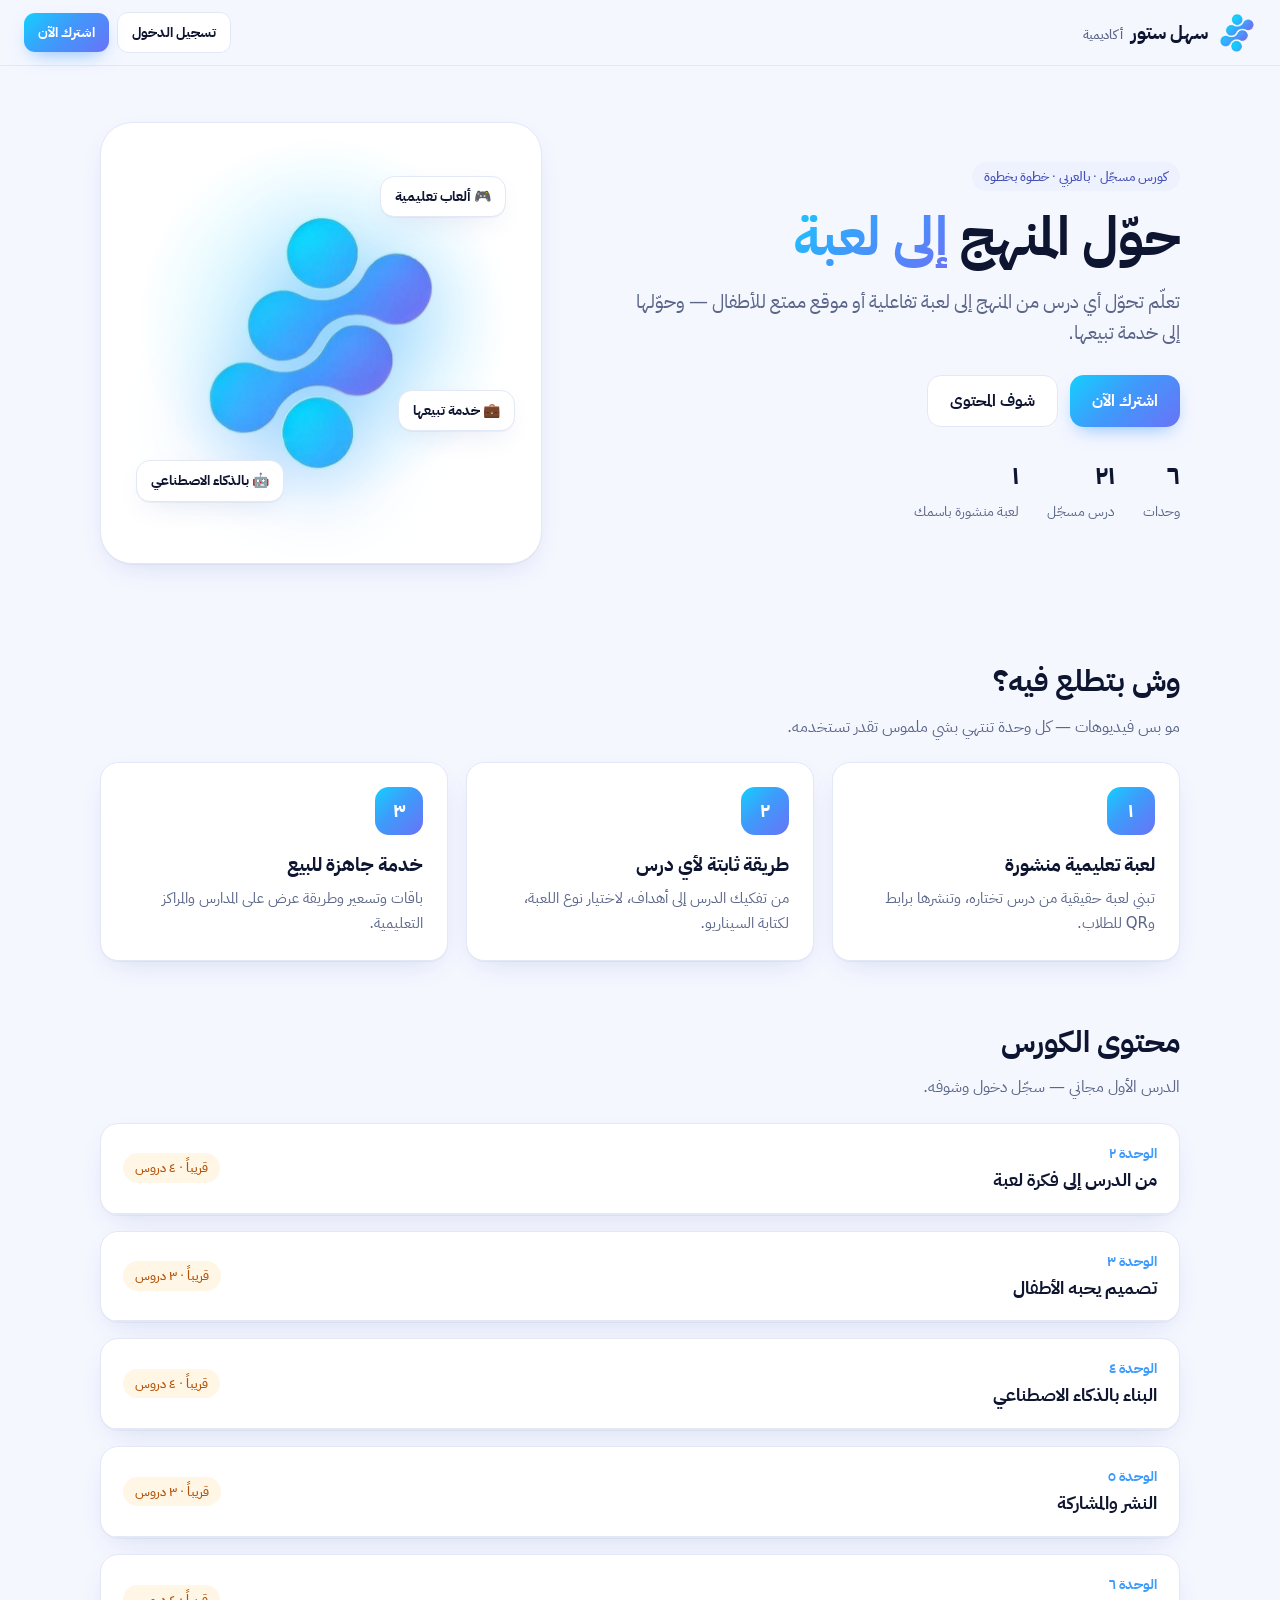
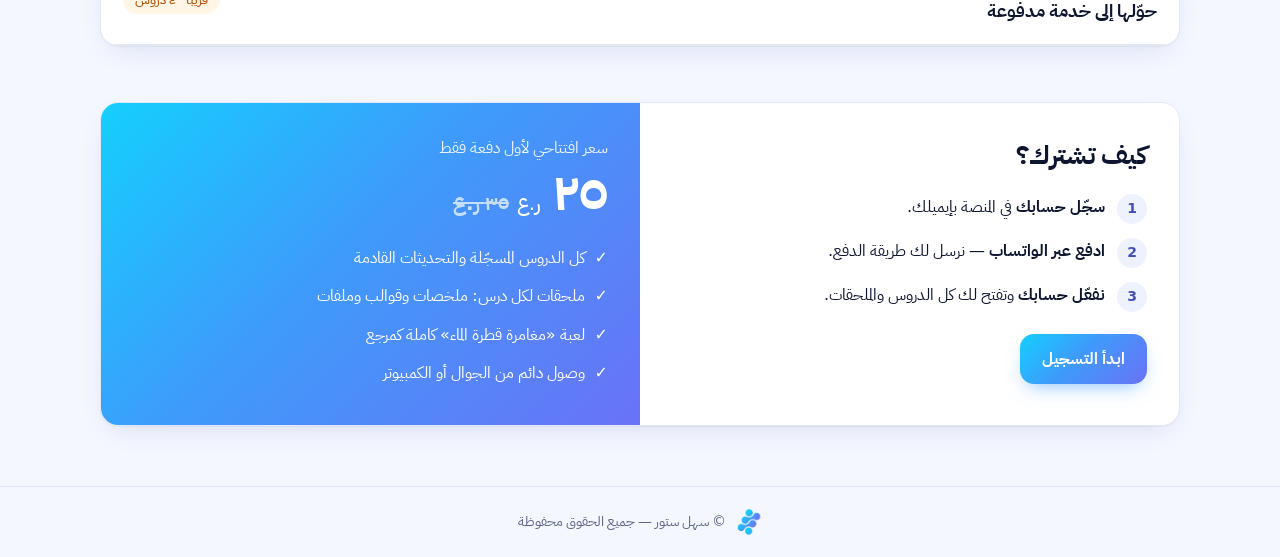
<file: index.html>
<!doctype html>
<html lang="ar" dir="rtl">
<head>
<meta charset="utf-8">
<meta name="viewport" content="width=device-width,initial-scale=1">
<title>أكاديمية سهل ستور</title>
<meta name="description" content="كورس «حوّل المنهج إلى لعبة» من سهل ستور: حوّل دروس المنهج إلى ألعاب تفاعلية ومواقع ممتعة للأطفال.">
<link rel="icon" href="assets/favicon.png">
<link rel="stylesheet" href="assets/style.css">
<script src="config.js?v=3"></script>
<script src="assets/vendor/supabase.js"></script>
</head>
<body>
<header class="top">
  <a class="brand" href="#/"><img src="assets/logo.png" alt=""><span>سهل ستور <small>أكاديمية</small></span></a>
  <nav id="nav"></nav>
</header>
<main id="view"><div class="loading"><span></span></div></main>
<footer class="foot">
  <img src="assets/logo.png" alt="" width="26" height="26">
  <span>© سهل ستور — جميع الحقوق محفوظة</span>
</footer>
<div id="toast" class="toast" role="status"></div>
<script src="assets/app.js?v=3"></script>
</body>
</html>
</file>
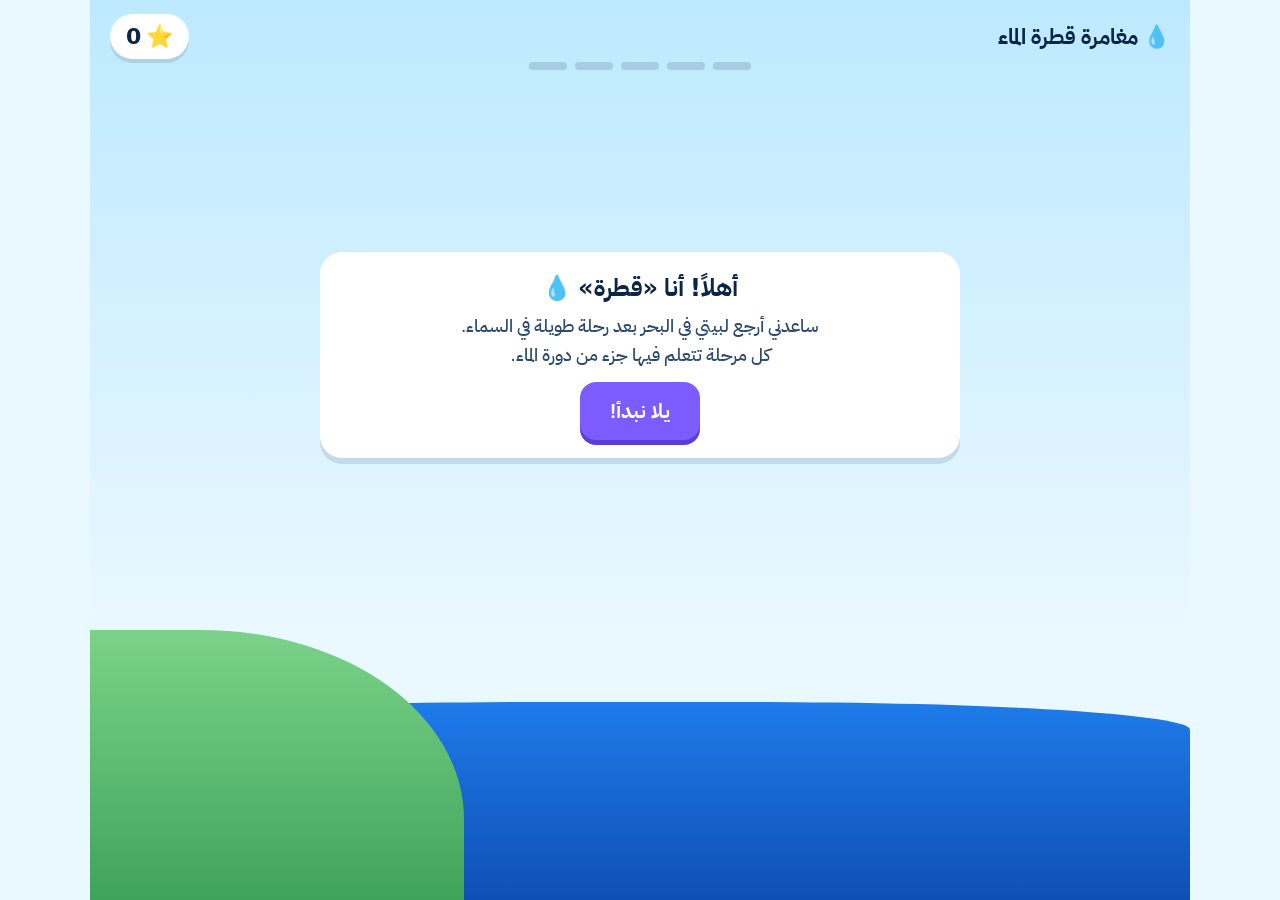
<file: games/water-drop/index.html>
<!doctype html>
<html lang="ar" dir="rtl">
<head>
<meta charset="utf-8">
<meta name="viewport" content="width=device-width,initial-scale=1,maximum-scale=1">
<title>مغامرة قطرة الماء</title>
<style>
@font-face{font-family:Plex;font-weight:500;src:url(../../assets/fonts/f500.woff2)}
@font-face{font-family:Plex;font-weight:700;src:url(../../assets/fonts/f700.woff2)}
:root{--sky1:#BDE9FF;--sky2:#EAF8FF;--sea:#1E7BEA;--sea2:#0F4FB5;--ink:#0B2545;--sun:#FFB627;--good:#22C55E;--bad:#EF4444;--card:#ffffff;--accent:#7C5CFF}
*{box-sizing:border-box;margin:0;padding:0;-webkit-tap-highlight-color:transparent}
html,body{height:100%;font-family:Plex,system-ui,sans-serif;color:var(--ink);background:var(--sky2);overflow:hidden;user-select:none}
#app{position:relative;width:100%;height:100%;max-width:1100px;margin:0 auto;background:linear-gradient(180deg,var(--sky1),var(--sky2) 70%);overflow:hidden}
header{position:absolute;top:0;left:0;right:0;display:flex;align-items:center;justify-content:space-between;padding:14px 20px;z-index:20}
.title{font-weight:700;font-size:22px}
.stars{font-size:22px;font-weight:700;background:#fff;border-radius:999px;padding:6px 16px;box-shadow:0 4px 0 rgba(11,37,69,.12)}
.steps{position:absolute;top:62px;left:50%;transform:translateX(-50%);display:flex;gap:8px;z-index:20}
.steps i{width:38px;height:8px;border-radius:4px;background:rgba(11,37,69,.15)}
.steps i.on{background:var(--accent)}
.scene{position:absolute;inset:0;display:none}
.scene.on{display:block}
.panel{position:absolute;top:96px;left:50%;transform:translateX(-50%);width:min(92%,640px);background:var(--card);border-radius:22px;padding:18px 22px;text-align:center;box-shadow:0 6px 0 rgba(11,37,69,.12);z-index:15}
.panel h2{font-size:24px;margin-bottom:6px}
.panel p{font-size:18px;line-height:1.6;font-weight:500;color:#2c4a6e}
.btn{display:inline-block;border:0;font:700 20px Plex,sans-serif;color:#fff;background:var(--accent);padding:14px 30px;border-radius:16px;box-shadow:0 5px 0 #5a3fd6;cursor:pointer;margin-top:12px}
.btn:active{transform:translateY(3px);box-shadow:0 2px 0 #5a3fd6}
.sea{position:absolute;bottom:0;left:0;right:0;height:22%;background:linear-gradient(180deg,var(--sea),var(--sea2));border-radius:40% 40% 0 0/14% 14% 0 0}
.land{position:absolute;bottom:0;left:0;width:34%;height:30%;background:linear-gradient(180deg,#7BD389,#3FA35A);border-radius:0 70% 0 0}
.drop{position:absolute;width:64px;height:84px;transition:none;z-index:10}
.sun{position:absolute;width:110px;height:110px;border-radius:50%;background:radial-gradient(circle,#FFE38A,var(--sun));box-shadow:0 0 60px rgba(255,182,39,.8);cursor:grab;touch-action:none;z-index:12}
.hint{position:absolute;font-size:16px;font-weight:700;background:#fff;padding:6px 12px;border-radius:12px;box-shadow:0 3px 0 rgba(0,0,0,.1);white-space:nowrap}
.bar{position:absolute;bottom:26%;right:6%;width:28%;height:16px;background:#fff;border-radius:8px;overflow:hidden;box-shadow:0 3px 0 rgba(0,0,0,.08)}
.bar b{display:block;height:100%;width:0;background:linear-gradient(90deg,var(--sun),#FF7A00)}
.mini{position:absolute;width:40px;height:52px;cursor:pointer;touch-action:none;z-index:11;animation:bob 2.4s ease-in-out infinite}
@keyframes bob{50%{transform:translateY(-12px)}}
.cloud{position:absolute;left:50%;top:38%;transform:translate(-50%,-50%) scale(.4);transition:transform .5s,filter .5s;z-index:9}
.cloud span{position:absolute;background:#fff;border-radius:50%;box-shadow:inset 0 -8px 0 rgba(11,37,69,.06)}
.choices{display:flex;gap:12px;justify-content:center;flex-wrap:wrap;margin-top:14px}
.choice{border:3px solid #dbe7f5;background:#fff;border-radius:16px;padding:12px 18px;font:700 18px Plex,sans-serif;color:var(--ink);cursor:pointer;min-width:120px}
.choice.ok{border-color:var(--good);background:#eafbf0}
.choice.no{border-color:var(--bad);background:#fdeeee;animation:shake .4s}
@keyframes shake{25%{transform:translateX(6px)}75%{transform:translateX(-6px)}}
.rain i{position:absolute;width:6px;height:26px;border-radius:3px;background:var(--sea);opacity:.8}
.order{display:flex;gap:10px;justify-content:center;flex-wrap:wrap;margin-top:12px}
.slot{width:120px;height:58px;border:3px dashed #b9cbe3;border-radius:14px;display:grid;place-items:center;font-weight:700;font-size:17px;color:#8aa2c2}
.slot.fill{border-style:solid;border-color:var(--good);color:var(--ink);background:#eafbf0}
.cards{display:flex;gap:10px;justify-content:center;flex-wrap:wrap;margin-top:14px}
.card{background:var(--accent);color:#fff;font-weight:700;font-size:18px;padding:12px 18px;border-radius:14px;cursor:pointer;box-shadow:0 4px 0 #5a3fd6}
.card.used{visibility:hidden}
.toast{position:absolute;left:50%;top:50%;transform:translate(-50%,-50%) scale(.6);opacity:0;background:#fff;border-radius:22px;padding:18px 30px;font-size:28px;font-weight:700;box-shadow:0 8px 0 rgba(0,0,0,.12);transition:.25s;z-index:40;pointer-events:none}
.toast.show{opacity:1;transform:translate(-50%,-50%) scale(1)}
.cert{position:absolute;inset:0;display:grid;place-items:center;z-index:30}
.cert .box{background:#fff;border-radius:28px;padding:34px 40px;text-align:center;width:min(92%,560px);border:6px solid var(--sun);box-shadow:0 10px 0 rgba(0,0,0,.1)}
.cert h2{font-size:32px;margin:8px 0}
.cert .big{font-size:56px}
.qn{font-size:15px;color:#6b84a6;font-weight:700}
</style>
</head>
<body>
<div id="app">
  <header><div class="title">💧 مغامرة قطرة الماء</div><div class="stars">⭐ <span id="score">0</span></div></header>
  <div class="steps" id="steps"><i></i><i></i><i></i><i></i><i></i></div>

  <!-- start -->
  <section class="scene on" id="s0">
    <div class="sea"></div><div class="land"></div>
    <div class="panel" style="top:28%">
      <h2>أهلاً! أنا «قطرة» 💧</h2>
      <p>ساعدني أرجع لبيتي في البحر بعد رحلة طويلة في السماء.<br>كل مرحلة تتعلم فيها جزء من دورة الماء.</p>
      <button class="btn" id="startBtn">يلا نبدأ!</button>
    </div>
  </section>

  <!-- 1 evaporation -->
  <section class="scene" id="s1">
    <div class="sea"></div><div class="land"></div>
    <div class="panel"><h2>١. التبخّر</h2><p>اسحب الشمس فوق البحر عشان تسخّن الماء وتطلع «قطرة» للسماء.</p></div>
    <div class="sun" id="sun" style="left:8%;top:30%"></div>
    <div class="hint" id="sunHint" style="left:6%;top:calc(30% + 120px)">اسحبني ☝️</div>
    <div class="bar"><b id="heat"></b></div>
  </section>

  <!-- 2 condensation -->
  <section class="scene" id="s2">
    <div class="sea"></div><div class="land"></div>
    <div class="panel"><h2>٢. التكاثف</h2><p>في السماء الجو بارد. اضغط على القطرات الصغيرة عشان تتجمع وتصير غيمة.</p></div>
    <div class="cloud" id="cloud"></div>
    <div id="minis"></div>
  </section>

  <!-- 3 precipitation -->
  <section class="scene" id="s3">
    <div class="sea"></div><div class="land"></div>
    <div class="cloud" id="cloud3" style="transform:translate(-50%,-50%) scale(1)"></div>
    <div class="rain" id="rain"></div>
    <div class="panel"><h2>٣. الهطول</h2><p>الغيمة ثقلت وصارت رمادية… وش بيصير الحين؟</p>
      <div class="choices" id="c3">
        <button class="choice" data-ok="0">الغيمة تطير بعيد</button>
        <button class="choice" data-ok="1">تنزل القطرات مطراً</button>
        <button class="choice" data-ok="0">الغيمة تختفي</button>
      </div>
    </div>
  </section>

  <!-- 4 collection / ordering -->
  <section class="scene" id="s4">
    <div class="sea"></div><div class="land"></div>
    <div class="panel"><h2>٤. التجمّع ورجعة الرحلة</h2><p>«قطرة» رجعت للبحر! رتّب مراحل رحلتها بالترتيب الصحيح.</p>
      <div class="order" id="slots"><div class="slot">١</div><div class="slot">٢</div><div class="slot">٣</div><div class="slot">٤</div></div>
      <div class="cards" id="cards"></div>
    </div>
  </section>

  <!-- 5 quiz -->
  <section class="scene" id="s5">
    <div class="sea"></div><div class="land"></div>
    <div class="panel" style="top:110px"><div class="qn" id="qn"></div><h2 id="qt" style="font-size:22px;margin-top:6px"></h2><div class="choices" id="qc"></div></div>
  </section>

  <!-- end -->
  <section class="scene" id="s6">
    <div class="sea"></div><div class="land"></div>
    <div class="cert"><div class="box">
      <div class="big">🏆</div><h2>أحسنت يا بطل!</h2>
      <p style="font-size:19px;font-weight:500;line-height:1.7">أكملت رحلة دورة الماء:<br>تبخّر ← تكاثف ← هطول ← تجمّع</p>
      <p style="font-size:26px;font-weight:700;margin-top:10px">⭐ <span id="final">0</span> نجمة</p>
      <button class="btn" id="again">العب مرة ثانية</button>
    </div></div>
  </section>

  <svg class="drop" id="drop" viewBox="0 0 70 92" style="display:none"><path d="M35 2C35 2 4 44 4 60a31 31 0 0 0 62 0C66 44 35 2 35 2Z" fill="#4FC3FF" stroke="#fff" stroke-width="3"/><circle cx="25" cy="58" r="4.5" fill="#0B2545"/><circle cx="45" cy="58" r="4.5" fill="#0B2545"/><path d="M25 70q10 8 20 0" stroke="#0B2545" stroke-width="3.5" fill="none" stroke-linecap="round"/></svg>
  <div class="toast" id="toast"></div>
</div>
<script>
const $=s=>document.querySelector(s), app=$('#app');
let score=0, stage=0;
const AC=window.AudioContext?new AudioContext():null;
function beep(f,d=.15,t='sine'){if(!AC)return;try{AC.resume();const o=AC.createOscillator(),g=AC.createGain();o.type=t;o.frequency.value=f;g.gain.value=.08;o.connect(g);g.connect(AC.destination);o.start();g.gain.exponentialRampToValueAtTime(.0001,AC.currentTime+d);o.stop(AC.currentTime+d)}catch(e){}}
const good=()=>{beep(660);setTimeout(()=>beep(880),120)}, bad=()=>beep(200,.25,'square');
function addScore(n){score+=n;$('#score').textContent=score}
function toast(t,ms=1100){const e=$('#toast');e.textContent=t;e.classList.add('show');setTimeout(()=>e.classList.remove('show'),ms)}
function go(n){document.querySelectorAll('.scene').forEach(s=>s.classList.remove('on'));$('#s'+n).classList.add('on');stage=n;
  document.querySelectorAll('#steps i').forEach((e,i)=>e.classList.toggle('on',i<n));
  const d=$('#drop'); d.style.display=(n>=1&&n<=4)?'block':'none'; init[n]&&init[n]();}
const drop=$('#drop'); app.appendChild(drop);
function placeDrop(x,y){drop.style.left=x+'px';drop.style.top=y+'px'}
function animDrop(x1,y1,x2,y2,ms,cb){const t0=performance.now();(function f(t){const k=Math.min(1,(t-t0)/ms),e=1-Math.pow(1-k,3);placeDrop(x1+(x2-x1)*e,y1+(y2-y1)*e);k<1?requestAnimationFrame(f):cb&&cb()})(t0)}
function cloudHTML(el){el.innerHTML='';[[0,50,160,100],[90,0,190,160],[220,40,150,110],[60,70,280,90]].forEach(([l,t,w,h])=>{const s=document.createElement('span');s.style.cssText=`left:${l-185}px;top:${t-80}px;width:${w}px;height:${h}px`;el.appendChild(s)})}
const W=()=>app.clientWidth, H=()=>app.clientHeight;
const init={};

init[1]=()=>{const sun=$('#sun');let heat=0,drag=false,ox=0,oy=0;$('#heat').style.width='0%';
  sun.style.left='8%';sun.style.top='30%';
  placeDrop(W()*.72,H()*.80);
  sun.onpointerdown=e=>{drag=true;sun.setPointerCapture(e.pointerId);const r=sun.getBoundingClientRect();ox=e.clientX-r.left;oy=e.clientY-r.top;$('#sunHint').style.display='none'};
  sun.onpointermove=e=>{if(!drag)return;const a=app.getBoundingClientRect();const x=e.clientX-a.left-ox,y=e.clientY-a.top-oy;sun.style.left=x+'px';sun.style.top=Math.max(110,Math.min(y,H()*.55))+'px';
    const cx=x+55; if(cx>W()*.45 && heat<100){heat=Math.min(100,heat+1.6);$('#heat').style.width=heat+'%';placeDrop(W()*.72,H()*.80-heat*H()*.0045);if(heat>=100){drag=false;done1()}}};
  sun.onpointerup=()=>drag=false;
  function done1(){good();addScore(1);toast('🔥 الماء تبخّر!');animDrop(W()*.72,H()*.35,W()*.5-32,H()*.30,900,()=>setTimeout(()=>go(2),500))}
};

init[2]=()=>{const c=$('#cloud');cloudHTML(c);c.style.transform='translate(-50%,-50%) scale(.35)';placeDrop(W()*.5-32,H()*.30);
  const box=$('#minis');box.innerHTML='';let got=0;const N=5;
  const pos=[[.18,.42],[.80,.40],[.26,.62],[.70,.62],[.48,.68]];
  pos.forEach(([x,y],i)=>{const m=drop.cloneNode(true);m.removeAttribute('id');m.setAttribute('class','mini');m.style.display='block';m.style.left=(W()*x)+'px';m.style.top=(H()*y)+'px';m.style.animationDelay=(i*.3)+'s';
    m.onpointerdown=()=>{if(m.dataset.done)return;m.dataset.done=1;beep(520+got*80);got++;m.style.transition='all .6s';m.style.left=(W()*.5-20)+'px';m.style.top=(H()*.36)+'px';m.style.opacity=0;
      c.style.transform=`translate(-50%,-50%) scale(${.35+got*.13})`;
      if(got===N){addScore(1);setTimeout(()=>{good();toast('☁️ صارت غيمة!');setTimeout(()=>go(3),1000)},500)}};
    box.appendChild(m)});
};

init[3]=()=>{const c=$('#cloud3');cloudHTML(c);c.style.top='50%';c.style.filter='brightness(.75)';placeDrop(W()*.5-32,H()*.42);$('#rain').innerHTML='';
  document.querySelectorAll('#c3 .choice').forEach(b=>{b.className='choice';b.onclick=()=>{if(b.dataset.ok==='1'){b.classList.add('ok');good();addScore(1);rain();}else{b.classList.add('no');bad();}}});
  function rain(){const r=$('#rain');for(let i=0;i<26;i++){const d=document.createElement('i');d.style.left=(W()*.36+Math.random()*W()*.28)+'px';d.style.top=(H()*.56)+'px';r.appendChild(d);
      d.animate([{transform:'translateY(0)',opacity:.9},{transform:`translateY(${H()*.26}px)`,opacity:.2}],{duration:700+Math.random()*500,iterations:3,delay:Math.random()*600})}
    toast('🌧️ هطول!');animDrop(W()*.5-32,H()*.42,W()*.70,H()*.80,1800,()=>setTimeout(()=>go(4),700))}
};

init[4]=()=>{placeDrop(W()*.70,H()*.80);const names=['التبخّر','التكاثف','الهطول','التجمّع'];const slots=[...document.querySelectorAll('#slots .slot')];
  slots.forEach((s,i)=>{s.className='slot';s.textContent=['١','٢','٣','٤'][i]});let next=0;const cards=$('#cards');cards.innerHTML='';
  [2,0,3,1].forEach(i=>{const b=document.createElement('div');b.className='card';b.textContent=names[i];
    b.onclick=()=>{if(i===next){good();slots[next].classList.add('fill');slots[next].textContent=names[i];b.classList.add('used');next++;if(next===4){addScore(1);toast('🌊 رتبتها صح!');setTimeout(()=>go(5),1100)}}else{bad();b.animate([{transform:'translateX(6px)'},{transform:'translateX(-6px)'},{transform:'none'}],{duration:300})}};cards.appendChild(b)});
};

const QS=[
 ['وش اللي يسخّن ماء البحر ويبخّره؟',['القمر','الشمس','الرياح'],1],
 ['لما يبرد بخار الماء في السماء يتحول إلى…',['غيوم','صخور','نار'],0],
 ['المطر والبَرَد والثلج كلها أنواع من…',['التبخّر','الهطول','التكاثف'],1],
 ['وين يتجمع الماء بعد ما ينزل؟',['في البحار والأودية','في الشمس','في الهواء فقط'],0],
 ['دورة الماء…',['تصير مرة وحدة بس','تتكرر دائماً','توقف في الشتاء'],1]];
init[5]=()=>{let q=0;show();function show(){const [t,o,a]=QS[q];$('#qn').textContent=`سؤال ${q+1} من ${QS.length}`;$('#qt').textContent=t;const c=$('#qc');c.innerHTML='';
  let tried=false;o.forEach((x,i)=>{const b=document.createElement('button');b.className='choice';b.textContent=x;b.onclick=()=>{if(b.disabled)return;if(i===a){b.classList.add('ok');good();if(!tried)addScore(1);[...c.children].forEach(k=>k.disabled=true);setTimeout(()=>{q++;q<QS.length?show():(go(6))},900)}else{tried=true;b.classList.add('no');bad()}};c.appendChild(b)})}};
init[6]=()=>{$('#final').textContent=score;beep(523);setTimeout(()=>beep(659),150);setTimeout(()=>beep(784),300)};
$('#startBtn').onclick=()=>{AC&&AC.resume();go(1)};
$('#again').onclick=()=>{score=0;$('#score').textContent=0;go(1)};
</script>
</body>
</html>
</file>
<file: assets/style.css>
@font-face{font-family:Plex;font-weight:400;src:url(fonts/f400.woff2)}
@font-face{font-family:Plex;font-weight:500;src:url(fonts/f500.woff2)}
@font-face{font-family:Plex;font-weight:700;src:url(fonts/f700.woff2)}
:root{
  --bg:#F5F7FF; --surface:#FFFFFF; --ink:#0E1530; --mute:#5B6688; --line:#E3E8F7;
  --cyan:#14CFFE; --blue:#3E9BFB; --violet:#6A72F7;
  --grad:linear-gradient(135deg,#14CFFE 0%,#3E9BFB 45%,#6A72F7 100%);
  --ok:#16A34A; --okbg:#E8F8EE; --warn:#B45309; --warnbg:#FFF6E5; --bad:#DC2626;
  --r:18px; --shadow:0 1px 0 rgba(14,21,48,.04),0 10px 30px -12px rgba(30,60,160,.18);
}
*{box-sizing:border-box;margin:0;padding:0}
html{scroll-behavior:smooth}
body{font-family:Plex,system-ui,sans-serif;background:var(--bg);color:var(--ink);line-height:1.65;min-height:100vh;display:flex;flex-direction:column}
a{color:inherit}
img{max-width:100%}
button,input{font:inherit}
main{flex:1;width:100%;max-width:1120px;margin:0 auto;padding:28px 20px 60px}

.top{position:sticky;top:0;z-index:20;display:flex;align-items:center;justify-content:space-between;gap:12px;padding:12px 24px;background:rgba(245,247,255,.85);backdrop-filter:saturate(1.4) blur(10px);border-bottom:1px solid var(--line)}
.brand{display:flex;align-items:center;gap:10px;text-decoration:none;font-weight:700;font-size:19px}
.brand img{width:38px;height:38px}
.brand small{font-weight:500;font-size:13px;color:var(--mute);margin-inline-start:4px}
#nav{display:flex;gap:8px;align-items:center;flex-wrap:wrap}
.foot{display:flex;align-items:center;justify-content:center;gap:10px;padding:22px;color:var(--mute);font-size:14px;border-top:1px solid var(--line)}

.btn{display:inline-flex;align-items:center;justify-content:center;gap:8px;border:0;cursor:pointer;text-decoration:none;font-weight:700;font-size:16px;padding:12px 22px;border-radius:14px;background:var(--grad);color:#fff;box-shadow:0 8px 20px -8px rgba(62,155,251,.7);transition:transform .15s,box-shadow .15s}
.btn:hover{transform:translateY(-1px);box-shadow:0 12px 26px -10px rgba(62,155,251,.85)}
.btn:disabled{opacity:.6;cursor:default;transform:none}
.btn.ghost{background:var(--surface);color:var(--ink);border:1px solid var(--line);box-shadow:none}
.btn.small{padding:8px 14px;font-size:14px;border-radius:11px}
.btn.wa{background:#1FAF55;box-shadow:0 8px 20px -8px rgba(31,175,85,.7)}
.btn.danger{background:#fff;color:var(--bad);border:1px solid #f3c4c4;box-shadow:none}
.chip{display:inline-flex;align-items:center;gap:6px;font-size:13px;font-weight:500;padding:4px 12px;border-radius:999px;background:#EEF2FF;color:#4450B8}
.chip.ok{background:var(--okbg);color:var(--ok)}
.chip.warn{background:var(--warnbg);color:var(--warn)}
.card{background:var(--surface);border:1px solid var(--line);border-radius:var(--r);box-shadow:var(--shadow)}

/* hero */
.hero{display:grid;grid-template-columns:1.15fr .85fr;gap:40px;align-items:center;padding:28px 0 36px}
.hero h1{font-size:clamp(34px,5vw,54px);line-height:1.2;font-weight:700;letter-spacing:-.5px}
.hero h1 em{font-style:normal;background:var(--grad);-webkit-background-clip:text;background-clip:text;color:transparent}
.hero p.lead{font-size:19px;color:var(--mute);margin:16px 0 26px;max-width:560px}
.hero .cta{display:flex;gap:12px;flex-wrap:wrap}
.hero-art{position:relative;aspect-ratio:1;border-radius:32px;background:radial-gradient(60% 60% at 50% 45%,rgba(20,207,254,.25),transparent 70%),var(--surface);border:1px solid var(--line);display:grid;place-items:center;box-shadow:var(--shadow);overflow:hidden}
.hero-art img{width:58%;filter:drop-shadow(0 20px 40px rgba(62,155,251,.45))}
.hero-art .badge{position:absolute;background:#fff;border:1px solid var(--line);border-radius:14px;padding:8px 14px;font-weight:700;font-size:14px;box-shadow:var(--shadow)}
.stats{display:flex;gap:28px;margin-top:28px;flex-wrap:wrap}
.stats b{display:block;font-size:26px}
.stats span{color:var(--mute);font-size:14px}

section.block{margin-top:56px}
section.block h2{font-size:30px;margin-bottom:8px}
section.block > p.sub{color:var(--mute);margin-bottom:22px}
.grid3{display:grid;grid-template-columns:repeat(3,1fr);gap:18px}
.feature{padding:24px}
.feature .ic{width:48px;height:48px;border-radius:14px;background:var(--grad);display:grid;place-items:center;color:#fff;font-weight:700;font-size:20px;margin-bottom:14px}
.feature h3{font-size:19px;margin-bottom:6px}
.feature p{color:var(--mute);font-size:15px}

/* curriculum */
.unit{margin-bottom:16px;overflow:hidden}
.unit-head{display:flex;align-items:center;justify-content:space-between;gap:12px;padding:18px 22px;border-bottom:1px solid var(--line)}
.unit-head h3{font-size:18px}
.unit-head .n{color:var(--blue);font-weight:700;font-size:14px}
.lesson-row{display:flex;align-items:center;gap:14px;padding:14px 22px;border-bottom:1px solid var(--line);text-decoration:none}
.lesson-row:last-child{border-bottom:0}
a.lesson-row:hover{background:#F8FAFF}
.lesson-row .num{width:34px;height:34px;flex:none;border-radius:10px;background:#EEF2FF;display:grid;place-items:center;font-weight:700;font-size:14px;color:#4450B8}
.lesson-row.done .num{background:var(--okbg);color:var(--ok)}
.lesson-row .t{flex:1;min-width:0}
.lesson-row .t b{display:block;font-weight:500}
.lesson-row .t small{color:var(--mute);font-size:13px}
.lesson-row .meta{display:flex;gap:8px;align-items:center;color:var(--mute);font-size:13px;flex:none}
.lock{opacity:.55}
.soon{padding:16px 22px;color:var(--mute);font-size:14px}

/* pricing */
.price{display:grid;grid-template-columns:1fr 1fr;gap:0;overflow:hidden}
.price .l{padding:32px}
.price .r{padding:32px;background:var(--grad);color:#fff}
.price .amount{font-size:52px;font-weight:700;line-height:1}
.price .amount small{font-size:20px;font-weight:500}
.price s{opacity:.7;font-size:20px;margin-inline-start:8px}
.steps-list{list-style:none;counter-reset:s}
.steps-list li{counter-increment:s;display:flex;gap:12px;align-items:flex-start;margin-bottom:14px}
.steps-list li:before{content:counter(s);width:30px;height:30px;flex:none;border-radius:50%;background:#EEF2FF;color:#4450B8;display:grid;place-items:center;font-weight:700;font-size:14px}
.checks{list-style:none}
.checks li{padding:6px 0;display:flex;gap:10px}
.checks li:before{content:"✓";font-weight:700}

/* auth */
.auth{max-width:440px;margin:20px auto;padding:30px}
.auth h1{font-size:26px;margin-bottom:4px}
.auth p.sub{color:var(--mute);margin-bottom:20px}
.field{display:block;margin-bottom:14px}
.field span{display:block;font-size:14px;font-weight:500;margin-bottom:6px}
.field input{width:100%;padding:12px 14px;border:1px solid var(--line);border-radius:12px;background:#FBFCFF;outline:none;transition:border .15s,box-shadow .15s}
.field input:focus{border-color:var(--blue);box-shadow:0 0 0 4px rgba(62,155,251,.15)}
.field input[dir=ltr]{text-align:left}
.auth .alt{margin-top:16px;text-align:center;font-size:14px;color:var(--mute)}
.err{background:#FDEEEE;color:var(--bad);padding:10px 14px;border-radius:12px;font-size:14px;margin-bottom:14px;display:none}
.err.show{display:block}

/* pending */
.pending{max-width:620px;margin:30px auto;padding:34px;text-align:center}
.pending .big{width:76px;height:76px;margin:0 auto 14px;border-radius:24px;background:var(--warnbg);display:grid;place-items:center;font-size:36px}
.pending h1{font-size:26px;margin-bottom:8px}
.pending p{color:var(--mute);margin-bottom:18px}

/* course dashboard */
.dash-head{display:flex;justify-content:space-between;align-items:flex-end;gap:20px;flex-wrap:wrap;margin-bottom:22px}
.dash-head h1{font-size:30px}
.progress{width:280px}
.progress .bar{height:10px;border-radius:6px;background:#E6EBFA;overflow:hidden}
.progress .bar b{display:block;height:100%;background:var(--grad);border-radius:6px}
.progress small{color:var(--mute);font-size:13px}

/* lesson */
.lesson-layout{display:grid;grid-template-columns:1fr 320px;gap:22px;align-items:start}
.player{position:relative;aspect-ratio:16/9;background:#0A1430;border-radius:var(--r);overflow:hidden;box-shadow:var(--shadow)}
.player video{width:100%;height:100%;display:block;background:#0A1430}
.player .msg{position:absolute;inset:0;display:grid;place-items:center;color:#cfe0ff;text-align:center;padding:20px}
.lesson-info{padding:22px;margin-top:16px}
.lesson-info h1{font-size:24px;margin:6px 0}
.lesson-info p{color:var(--mute)}
.lesson-actions{display:flex;gap:10px;flex-wrap:wrap;margin-top:16px}
.side{position:sticky;top:84px}
.side .block-t{padding:16px 18px;border-bottom:1px solid var(--line);font-weight:700}
.att{display:flex;align-items:center;gap:12px;padding:12px 18px;border-bottom:1px solid var(--line);text-decoration:none}
.att:last-child{border-bottom:0}
.att:hover{background:#F8FAFF}
.att .ic{width:38px;height:38px;flex:none;border-radius:11px;background:#EEF2FF;display:grid;place-items:center;font-size:18px}
.att b{display:block;font-weight:500;font-size:15px}
.att small{color:var(--mute);font-size:12px}
.side .lesson-row{padding:11px 16px}
.side .lesson-row.cur{background:#F1F5FF}

/* admin */
.admin-tabs{display:flex;gap:8px;margin-bottom:18px;flex-wrap:wrap}
.table{width:100%;border-collapse:collapse}
.table th,.table td{text-align:right;padding:12px 14px;border-bottom:1px solid var(--line);font-size:14px;vertical-align:middle}
.table th{color:var(--mute);font-weight:500;background:#FAFBFF}
.table td .acts{display:flex;gap:6px;flex-wrap:wrap}
.search{padding:10px 14px;border:1px solid var(--line);border-radius:12px;min-width:260px;background:#fff}
.upl{padding:18px 20px;border-bottom:1px solid var(--line);display:grid;grid-template-columns:1fr auto;gap:10px;align-items:center}
.upl:last-child{border-bottom:0}
.upl small{color:var(--mute)}
.upl .acts{display:flex;gap:8px;flex-wrap:wrap;align-items:center}
.upl input[type=file]{display:none}

.toast{position:fixed;bottom:22px;left:50%;transform:translate(-50%,20px);background:var(--ink);color:#fff;padding:12px 20px;border-radius:12px;opacity:0;pointer-events:none;transition:.25s;z-index:50;font-size:15px}
.toast.show{opacity:1;transform:translate(-50%,0)}
.loading{display:grid;place-items:center;padding:80px}
.loading span{width:34px;height:34px;border-radius:50%;border:3px solid #DCE4FA;border-top-color:var(--blue);animation:spin .8s linear infinite}
@keyframes spin{to{transform:rotate(360deg)}}

@media (max-width:860px){
  .hero{grid-template-columns:1fr}
  .hero-art{max-width:360px;margin:0 auto;width:100%}
  .grid3{grid-template-columns:1fr}
  .price{grid-template-columns:1fr}
  .lesson-layout{grid-template-columns:1fr}
  .side{position:static}
  .progress{width:100%}
  .top{padding:10px 16px}
  main{padding:20px 16px 50px}
  .table th:nth-child(3),.table td:nth-child(3){display:none}
  .search{min-width:0;width:100%}
}
</file>
